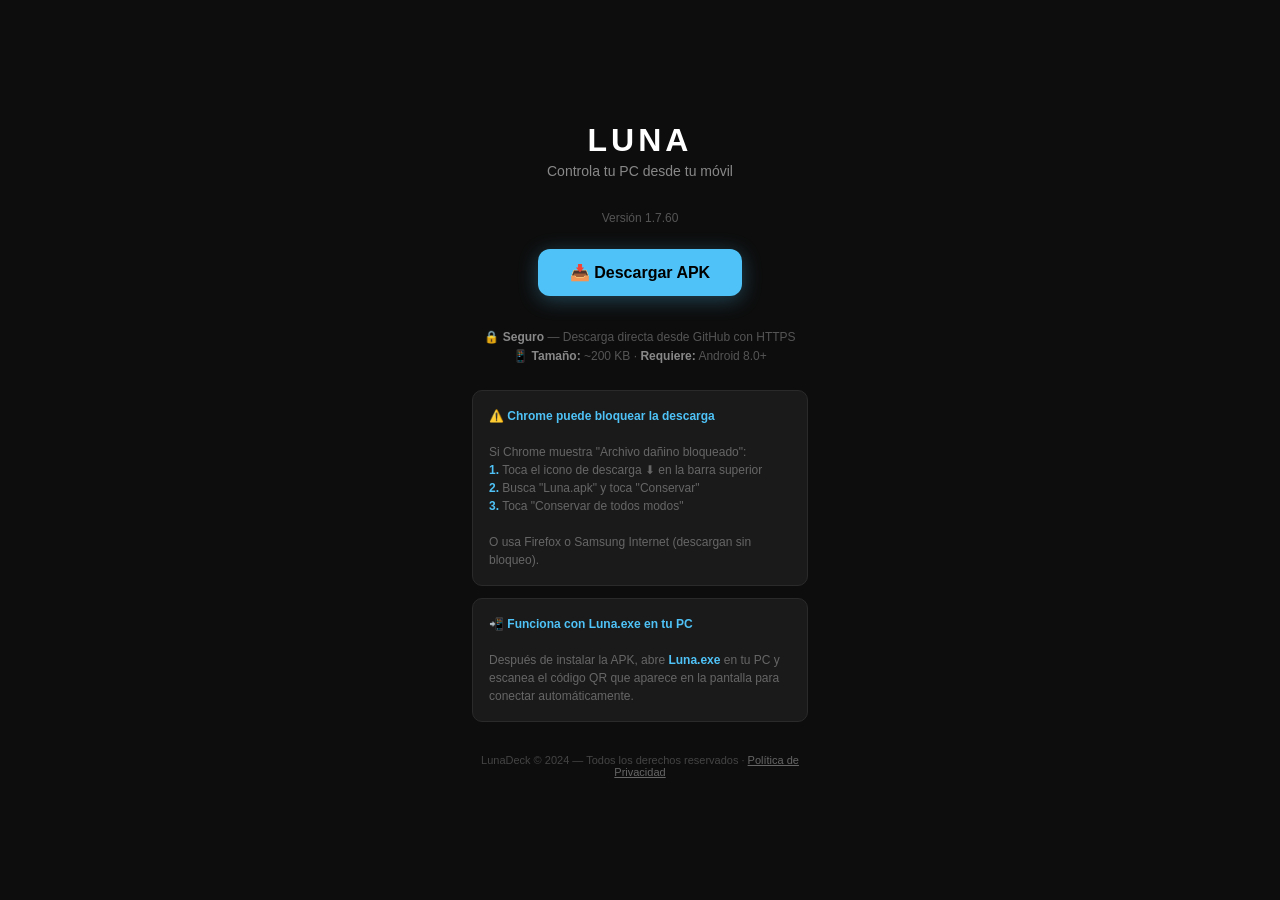
<file: index.html>
<!DOCTYPE html>
<html lang="es">
<head>
  <meta charset="UTF-8">
  <meta name="viewport" content="width=device-width, initial-scale=1.0">
  <title>Luna APK</title>
  <style>
    *, *::before, *::after { margin:0; padding:0; box-sizing:border-box; }
    html, body {
      height:100%;
      background:#0D0D0D;
      color:#E0E0E0;
      font-family:-apple-system, BlinkMacSystemFont,'Segoe UI',Roboto,sans-serif;
      display:flex; align-items:center; justify-content:center;
    }
    .card {
      text-align:center;
      padding:48px 32px;
      max-width:400px;
      width:100%;
    }
    .logo {
      width:72px; height:72px;
      margin-bottom:16px;
    }
    h1 {
      font-size:32px;
      letter-spacing:4px;
      color:#FFF;
      margin-bottom:4px;
    }
    .sub {
      font-size:14px;
      color:#888;
      margin-bottom:32px;
    }
    .version {
      font-size:12px;
      color:#555;
      margin-bottom:24px;
    }
    .btn {
      display:inline-flex;
      align-items:center;
      gap:10px;
      background:#4FC3F7;
      color:#000;
      font-size:16px;
      font-weight:700;
      padding:14px 32px;
      border:none;
      border-radius:12px;
      cursor:pointer;
      text-decoration:none;
      transition:transform 0.15s;
      box-shadow:0 4px 20px rgba(79,195,247,0.3);
    }
    .btn:active { transform:scale(0.97); }
    .btn:hover { background:#45B0E0; }
    .info {
      margin-top:32px;
      font-size:12px;
      color:#555;
      line-height:1.6;
    }
    .info strong { color:#888; }
    .note {
      margin-top:24px;
      padding:16px;
      background:#1A1A1A;
      border:1px solid #2A2A2A;
      border-radius:10px;
      font-size:12px;
      color:#666;
      line-height:1.5;
      text-align:left;
    }
    .note strong { color:#4FC3F7; }
    .footer {
      margin-top:32px;
      font-size:11px;
      color:#444;
    }
  </style>
</head>
<body>
  <div class="card">
    <h1>LUNA</h1>
    <p class="sub">Controla tu PC desde tu m&oacute;vil</p>
    <p class="version">Versi&oacute;n <span id="apk-version">1.7.60</span></p>

    <a class="btn" id="download-link" href="Luna.apk" target="_blank">
      &#x1F4E5; Descargar APK
    </a>

    <div class="info">
      <strong>&#x1F512; Seguro</strong> &mdash; Descarga directa desde GitHub con HTTPS<br>
      <strong>&#x1F4F1; Tama&ntilde;o:</strong> ~200 KB &middot; <strong>Requiere:</strong> Android 8.0+
    </div>

    <div class="note">
      <strong>&#x26A0;&#xFE0F; Chrome puede bloquear la descarga</strong><br><br>
      Si Chrome muestra &quot;Archivo da&ntilde;ino bloqueado&quot;:<br>
      <strong>1.</strong> Toca el icono de descarga &#x2B07; en la barra superior<br>
      <strong>2.</strong> Busca "Luna.apk" y toca "Conservar"<br>
      <strong>3.</strong> Toca "Conservar de todos modos"<br><br>
      O usa Firefox o Samsung Internet (descargan sin bloqueo).
    </div>

    <div class="note" style="margin-top:12px;">
      <strong>&#x1F4F2; Funciona con Luna.exe en tu PC</strong><br><br>
      Despu&eacute;s de instalar la APK, abre <strong>Luna.exe</strong> en tu PC y escanea el c&oacute;digo QR que aparece en la pantalla para conectar autom&aacute;ticamente.
    </div>

    <p class="footer">LunaDeck &copy; 2024 &mdash; Todos los derechos reservados &middot; <a href="privacidad.html" style="color:#666;text-decoration:underline;">Política de Privacidad</a></p>
  </div>
</body>
</html>
</file>
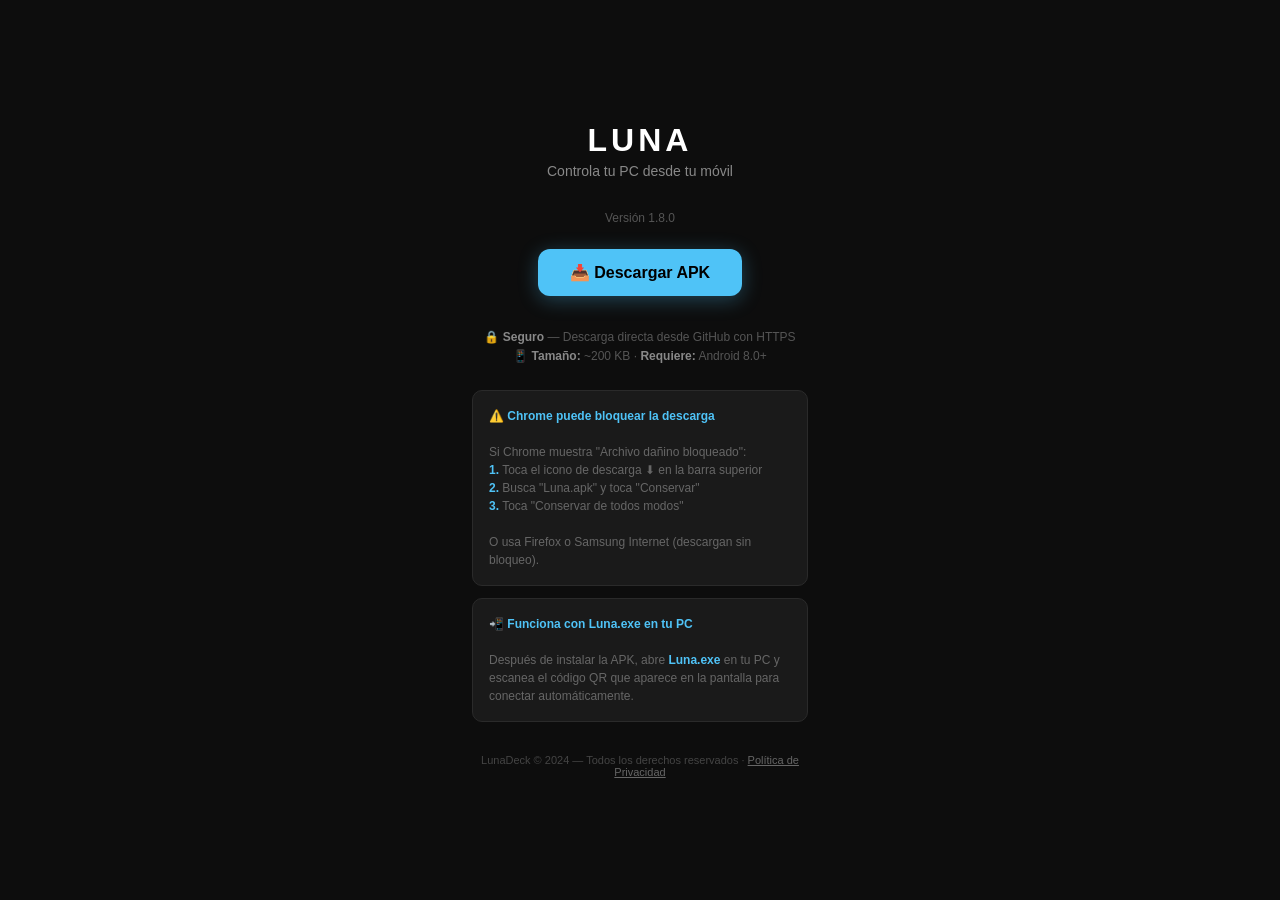
<file: docs/index.html>
﻿<!DOCTYPE html>
<html lang="es">
<head>
  <meta charset="UTF-8">
  <meta name="viewport" content="width=device-width, initial-scale=1.0">
  <title>Luna APK</title>
  <style>
    *, *::before, *::after { margin:0; padding:0; box-sizing:border-box; }
    html, body {
      height:100%;
      background:#0D0D0D;
      color:#E0E0E0;
      font-family:-apple-system, BlinkMacSystemFont,'Segoe UI',Roboto,sans-serif;
      display:flex; align-items:center; justify-content:center;
    }
    .card {
      text-align:center;
      padding:48px 32px;
      max-width:400px;
      width:100%;
    }
    .logo {
      width:72px; height:72px;
      margin-bottom:16px;
    }
    h1 {
      font-size:32px;
      letter-spacing:4px;
      color:#FFF;
      margin-bottom:4px;
    }
    .sub {
      font-size:14px;
      color:#888;
      margin-bottom:32px;
    }
    .version {
      font-size:12px;
      color:#555;
      margin-bottom:24px;
    }
    .btn {
      display:inline-flex;
      align-items:center;
      gap:10px;
      background:#4FC3F7;
      color:#000;
      font-size:16px;
      font-weight:700;
      padding:14px 32px;
      border:none;
      border-radius:12px;
      cursor:pointer;
      text-decoration:none;
      transition:transform 0.15s;
      box-shadow:0 4px 20px rgba(79,195,247,0.3);
    }
    .btn:active { transform:scale(0.97); }
    .btn:hover { background:#45B0E0; }
    .info {
      margin-top:32px;
      font-size:12px;
      color:#555;
      line-height:1.6;
    }
    .info strong { color:#888; }
    .note {
      margin-top:24px;
      padding:16px;
      background:#1A1A1A;
      border:1px solid #2A2A2A;
      border-radius:10px;
      font-size:12px;
      color:#666;
      line-height:1.5;
      text-align:left;
    }
    .note strong { color:#4FC3F7; }
    .footer {
      margin-top:32px;
      font-size:11px;
      color:#444;
    }
  </style>
</head>
<body>
  <div class="card">
    <h1>LUNA</h1>
    <p class="sub">Controla tu PC desde tu m&oacute;vil</p>
    <p class="version">Versi&oacute;n <span id="apk-version">1.8.0</span></p>

    <a class="btn" id="download-link" href="Luna.apk" target="_blank">
      &#x1F4E5; Descargar APK
    </a>

    <div class="info">
      <strong>&#x1F512; Seguro</strong> &mdash; Descarga directa desde GitHub con HTTPS<br>
      <strong>&#x1F4F1; Tama&ntilde;o:</strong> ~200 KB &middot; <strong>Requiere:</strong> Android 8.0+
    </div>

    <div class="note">
      <strong>&#x26A0;&#xFE0F; Chrome puede bloquear la descarga</strong><br><br>
      Si Chrome muestra &quot;Archivo da&ntilde;ino bloqueado&quot;:<br>
      <strong>1.</strong> Toca el icono de descarga &#x2B07; en la barra superior<br>
      <strong>2.</strong> Busca "Luna.apk" y toca "Conservar"<br>
      <strong>3.</strong> Toca "Conservar de todos modos"<br><br>
      O usa Firefox o Samsung Internet (descargan sin bloqueo).
    </div>

    <div class="note" style="margin-top:12px;">
      <strong>&#x1F4F2; Funciona con Luna.exe en tu PC</strong><br><br>
      Despu&eacute;s de instalar la APK, abre <strong>Luna.exe</strong> en tu PC y escanea el c&oacute;digo QR que aparece en la pantalla para conectar autom&aacute;ticamente.
    </div>

    <p class="footer">LunaDeck &copy; 2024 &mdash; Todos los derechos reservados &middot; <a href="privacidad.html" style="color:#666;text-decoration:underline;">Política de Privacidad</a></p>
  </div>
</body>
</html>
</file>
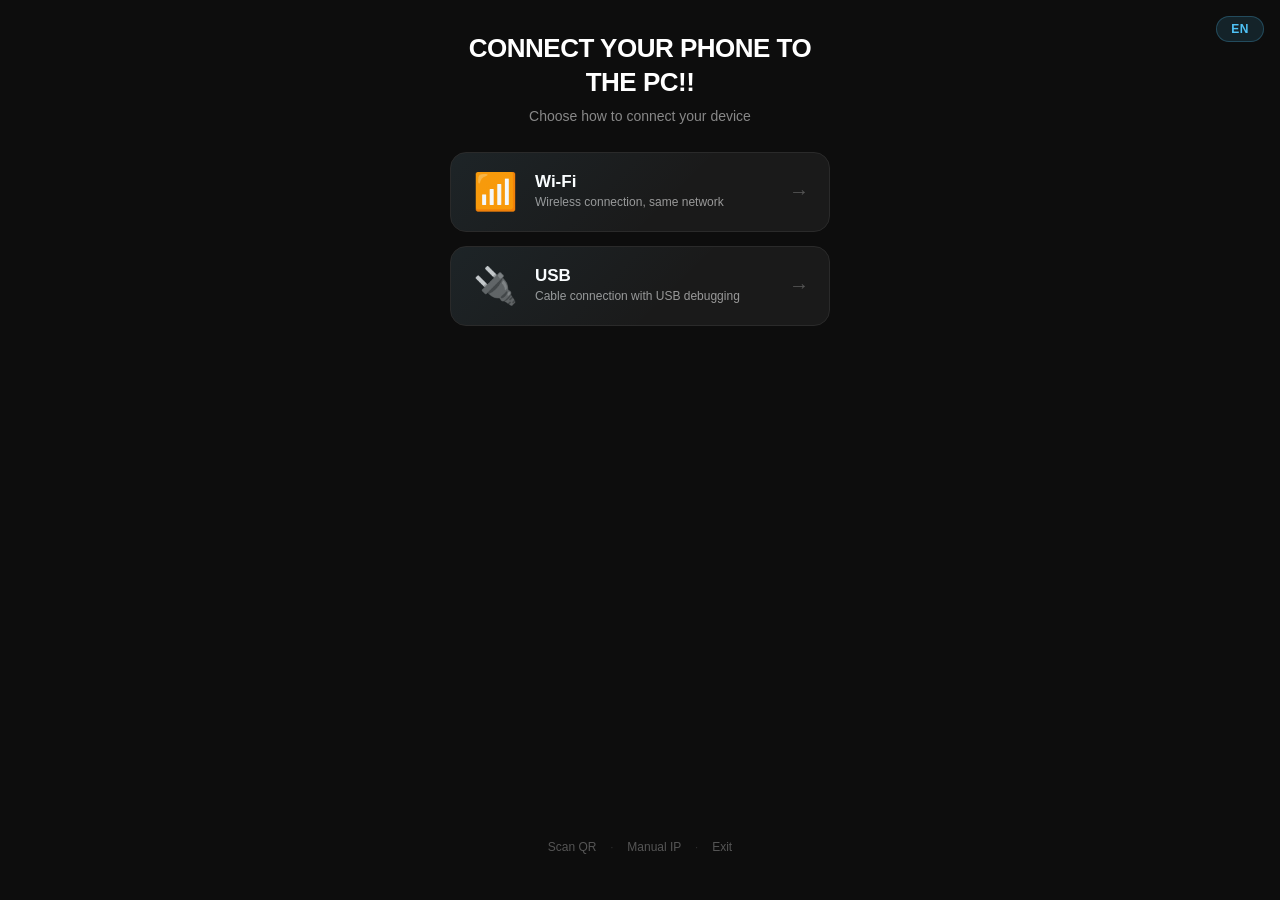
<file: android/app/src/main/assets/onboarding/index.html>
<!DOCTYPE html>
<html lang="en">
<head>
  <meta charset="UTF-8">
  <meta name="viewport" content="width=device-width, initial-scale=1.0, maximum-scale=1.0, user-scalable=no">
  <meta name="theme-color" content="#0D0D0D">
  <title>LunaDeck</title>
  <link rel="stylesheet" href="style.css">
</head>
<body>
  <div id="app">
    <!-- ====== MAIN SCREEN ====== -->
    <div class="slide active" id="slide-main">
      <button class="lang-pill" id="btn-lang">ES</button>
      <div class="main-content">
        <h1 id="onb-title-main">VINCULA TU MOVIL A LA PC!!</h1>
        <p id="onb-subtitle">Elige c&oacute;mo conectar tu dispositivo</p>
        <div class="method-cards">
          <div class="method-card" id="card-wifi" tabindex="0" role="button">
            <div class="card-icon">&#x1F4F6;</div>
            <div class="card-body">
              <strong id="onb-card-wifi-title">Wi-Fi</strong>
              <span id="onb-card-wifi-desc">Conexi&oacute;n inal&aacute;mbrica, misma red</span>
            </div>
            <div class="card-arrow">&rarr;</div>
          </div>
          <div class="method-card" id="card-usb" tabindex="0" role="button">
            <div class="card-icon">&#x1F50C;</div>
            <div class="card-body">
              <strong id="onb-card-usb-title">USB</strong>
              <span id="onb-card-usb-desc">Conexi&oacute;n por cable con depuraci&oacute;n</span>
            </div>
            <div class="card-arrow">&rarr;</div>
          </div>
        </div>
        <div id="slide-error" class="error-banner" style="display:none">
          <span class="error-icon">&#x26A0;</span>
          <span id="onb-error-text">Error de conexi&oacute;n</span>
        </div>
        <button class="retry-btn" id="btn-retry" style="display:none">
          <span id="onb-retry">Reintentar conexi&oacute;n</span>
        </button>
      </div>
      <div class="main-footer">
        <button class="footer-link" id="link-scan"><span id="onb-scan">Escanear QR</span></button>
        <span class="footer-dot">&middot;</span>
        <button class="footer-link" id="link-manual"><span id="onb-manual">IP Manual</span></button>
        <span class="footer-dot">&middot;</span>
        <button class="footer-link" id="link-exit"><span id="onb-exit">Salir</span></button>
      </div>
    </div>

    <!-- ====== WIFI INSTRUCTIONS ====== -->
    <div class="slide" id="slide-wifi">
      <div class="instr-header">
        <button class="back-btn" id="back-wifi">&larr; <span id="onb-back">Volver</span></button>
      </div>
      <div class="instr-scroll">
        <h2 id="onb-wifi-title">Conexi&oacute;n Wi-Fi</h2>
        <p class="instr-sub" id="onb-wifi-sub">Sigue estos pasos para vincular tu m&oacute;vil por Wi-Fi:</p>
        <div class="steps">
          <div class="step"><span class="step-num">1</span><span class="step-text" id="onb-wifi-step1">Aseg&uacute;rate de que el PC y el m&oacute;vil est&eacute;n en la <strong>misma red Wi-Fi</strong></span></div>
          <div class="step"><span class="step-num">2</span><span class="step-text" id="onb-wifi-step2">Abre <strong>LunaDeck</strong> en tu PC (el servidor debe estar ejecut&aacute;ndose)</span></div>
          <div class="step"><span class="step-num">3</span><span class="step-text" id="onb-wifi-step3">En el panel del PC busca el <strong>c&oacute;digo de emparejamiento</strong> de 6 d&iacute;gitos</span></div>
          <div class="step"><span class="step-num">4</span><span class="step-text" id="onb-wifi-step4">Pulsa <strong>"Buscar Wi-Fi"</strong> y selecciona tu PC de la lista</span></div>
          <div class="step"><span class="step-num">5</span><span class="step-text" id="onb-wifi-step5">Introduce el <strong>c&oacute;digo de 6 d&iacute;gitos</strong> cuando se te solicite</span></div>
        </div>
        <button class="action-btn" id="btn-wifi-search"><span id="onb-wifi-btn">Buscar Wi-Fi</span></button>
        <button class="panic-btn" id="panic-wifi"><span id="onb-panic">&#x2757; &iquest;No funciona?</span></button>
      </div>
    </div>

    <!-- ====== USB INSTRUCTIONS ====== -->
    <div class="slide" id="slide-usb">
      <div class="instr-header">
        <button class="back-btn" id="back-usb">&larr; <span id="onb-back-2">Volver</span></button>
      </div>
      <div class="instr-scroll">
        <h2 id="onb-usb-title">Conexi&oacute;n USB</h2>
        <p class="instr-sub" id="onb-usb-sub">Sigue estos pasos para vincular tu m&oacute;vil por USB:</p>
        <div class="steps">
          <div class="step"><span class="step-num">1</span><span class="step-text" id="onb-usb-step1">Activa <strong>Opciones de desarrollador</strong>: Ajustes &gt; Acerca del tel&eacute;fono &gt; N&uacute;mero de compilaci&oacute;n (pulsa 7 veces)</span></div>
          <div class="step"><span class="step-num">2</span><span class="step-text" id="onb-usb-step2">Ve a <strong>Ajustes &gt; Sistema &gt; Opciones de desarrollador</strong></span></div>
          <div class="step"><span class="step-num">3</span><span class="step-text" id="onb-usb-step3">Activa <strong>"Depuraci&oacute;n USB"</strong></span></div>
          <div class="step"><span class="step-num">4</span><span class="step-text" id="onb-usb-step4">Conecta el m&oacute;vil al PC <strong>mediante un cable USB</strong></span></div>
          <div class="step"><span class="step-num">5</span><span class="step-text" id="onb-usb-step5">En el m&oacute;vil, <strong>acepta el permiso</strong> "Permitir depuraci&oacute;n USB"</span></div>
          <div class="step"><span class="step-num">6</span><span class="step-text" id="onb-usb-step6">Pulsa <strong>"Conectar USB"</strong> para vincular</span></div>
        </div>
        <button class="action-btn" id="btn-usb-connect"><span id="onb-usb-btn">Conectar USB</span></button>
        <button class="panic-btn" id="panic-usb"><span id="onb-panic-2">&#x2757; &iquest;No funciona?</span></button>
      </div>
    </div>

    <!-- ====== PANIC / HELP OVERLAY ====== -->
    <div class="overlay" id="overlay-panic" style="display:none">
      <div class="overlay-backdrop" id="overlay-backdrop"></div>
      <div class="overlay-card">
        <button class="overlay-close" id="overlay-close">&times;</button>
        <div class="overlay-icon">&#x26A0;</div>
        <h3 id="onb-panic-title">Soluci&oacute;n de problemas</h3>
        <ul class="panic-list" id="panic-list">
          <li><span class="panic-bullet">&bull;</span><span id="onb-panic-item">Causa posible</span></li>
        </ul>
        <button class="action-btn secondary" id="overlay-gotit"><span id="onb-panic-ok">Entendido</span></button>
      </div>
    </div>
  </div>

  <script src="app.js"></script>
</body>
</html>
</file>
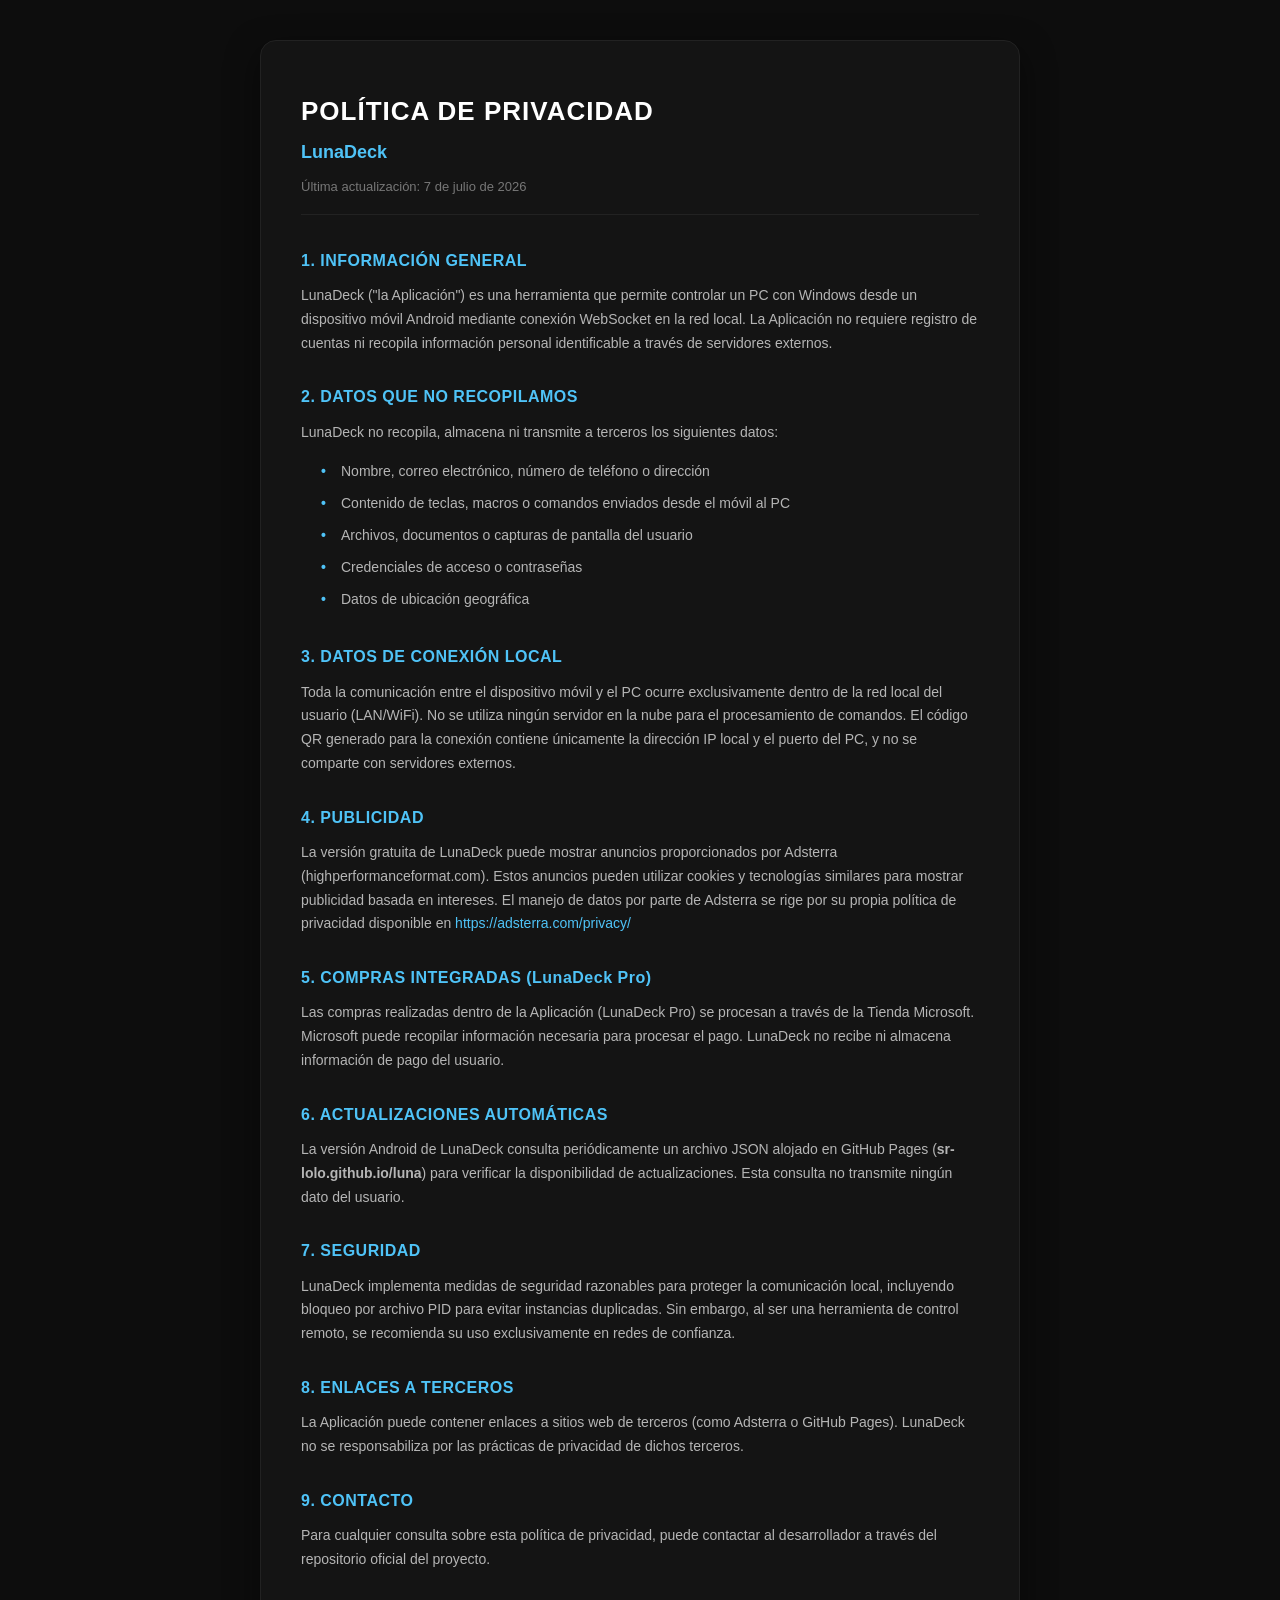
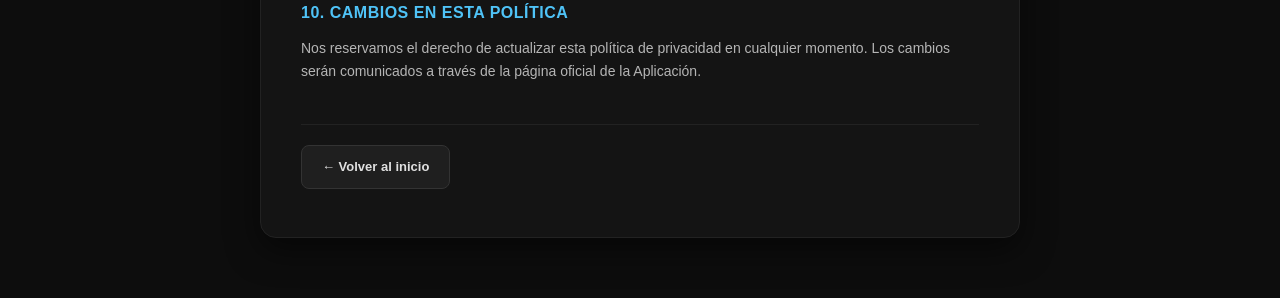
<file: privacidad.html>
<!DOCTYPE html>
<html lang="es">
<head>
  <meta charset="UTF-8">
  <meta name="viewport" content="width=device-width, initial-scale=1.0">
  <title>POLÍTICA DE PRIVACIDAD — LunaDeck</title>
  <style>
    *, *::before, *::after { margin:0; padding:0; box-sizing:border-box; }
    html, body {
      background:#0D0D0D;
      color:#E0E0E0;
      font-family:-apple-system, BlinkMacSystemFont, 'Segoe UI', Roboto, Helvetica, Arial, sans-serif;
      line-height:1.7;
    }
    body { padding:40px 20px 60px; }
    .container {
      max-width:760px;
      margin:0 auto;
      background:#141414;
      border:1px solid #222;
      border-radius:16px;
      padding:48px 40px;
      box-shadow:0 12px 32px rgba(0,0,0,0.5);
    }
    h1 {
      font-size:26px;
      font-weight:700;
      color:#FFF;
      letter-spacing:1px;
      margin-bottom:4px;
    }
    .subtitle {
      font-size:18px;
      font-weight:600;
      color:#4FC3F7;
      margin-bottom:8px;
    }
    .date {
      font-size:13px;
      color:#777;
      margin-bottom:32px;
      border-bottom:1px solid #222;
      padding-bottom:16px;
    }
    h2 {
      font-size:16px;
      font-weight:700;
      color:#4FC3F7;
      margin:28px 0 10px;
      letter-spacing:0.5px;
    }
    p {
      font-size:14px;
      color:#B5B5B5;
      margin-bottom:12px;
    }
    ul {
      margin:8px 0 16px 20px;
      list-style:none;
    }
    ul li {
      font-size:14px;
      color:#B5B5B5;
      padding:4px 0 4px 20px;
      position:relative;
    }
    ul li::before {
      content:"•";
      color:#4FC3F7;
      font-weight:bold;
      position:absolute;
      left:0;
    }
    a {
      color:#4FC3F7;
      text-decoration:none;
    }
    a:hover { text-decoration:underline; }
    .footer-nav {
      margin-top:40px;
      padding-top:20px;
      border-top:1px solid #222;
      display:flex;
      justify-content:space-between;
      align-items:center;
    }
    .back-btn {
      display:inline-block;
      padding:10px 20px;
      background:#1F1F1F;
      border:1px solid #333;
      border-radius:8px;
      color:#E0E0E0;
      font-size:13px;
      font-weight:600;
      text-decoration:none;
      transition:all 0.2s ease;
    }
    .back-btn:hover {
      background:#4FC3F7;
      color:#000;
      border-color:#4FC3F7;
      text-decoration:none;
    }
    @media (max-width:600px) {
      .container { padding:28px 20px; }
      h1 { font-size:22px; }
      .subtitle { font-size:16px; }
    }
  </style>
</head>
<body>
  <div class="container">
    <h1>POLÍTICA DE PRIVACIDAD</h1>
    <div class="subtitle">LunaDeck</div>
    <div class="date">Última actualización: 7 de julio de 2026</div>

    <h2>1. INFORMACIÓN GENERAL</h2>
    <p>LunaDeck ("la Aplicación") es una herramienta que permite controlar un PC con Windows desde un dispositivo móvil Android mediante conexión WebSocket en la red local. La Aplicación no requiere registro de cuentas ni recopila información personal identificable a través de servidores externos.</p>

    <h2>2. DATOS QUE NO RECOPILAMOS</h2>
    <p>LunaDeck no recopila, almacena ni transmite a terceros los siguientes datos:</p>
    <ul>
      <li>Nombre, correo electrónico, número de teléfono o dirección</li>
      <li>Contenido de teclas, macros o comandos enviados desde el móvil al PC</li>
      <li>Archivos, documentos o capturas de pantalla del usuario</li>
      <li>Credenciales de acceso o contraseñas</li>
      <li>Datos de ubicación geográfica</li>
    </ul>

    <h2>3. DATOS DE CONEXIÓN LOCAL</h2>
    <p>Toda la comunicación entre el dispositivo móvil y el PC ocurre exclusivamente dentro de la red local del usuario (LAN/WiFi). No se utiliza ningún servidor en la nube para el procesamiento de comandos. El código QR generado para la conexión contiene únicamente la dirección IP local y el puerto del PC, y no se comparte con servidores externos.</p>

    <h2>4. PUBLICIDAD</h2>
    <p>La versión gratuita de LunaDeck puede mostrar anuncios proporcionados por Adsterra (highperformanceformat.com). Estos anuncios pueden utilizar cookies y tecnologías similares para mostrar publicidad basada en intereses. El manejo de datos por parte de Adsterra se rige por su propia política de privacidad disponible en <a href="https://adsterra.com/privacy/" target="_blank" rel="noopener">https://adsterra.com/privacy/</a></p>

    <h2>5. COMPRAS INTEGRADAS (LunaDeck Pro)</h2>
    <p>Las compras realizadas dentro de la Aplicación (LunaDeck Pro) se procesan a través de la Tienda Microsoft. Microsoft puede recopilar información necesaria para procesar el pago. LunaDeck no recibe ni almacena información de pago del usuario.</p>

    <h2>6. ACTUALIZACIONES AUTOMÁTICAS</h2>
    <p>La versión Android de LunaDeck consulta periódicamente un archivo JSON alojado en GitHub Pages (<strong>sr-lolo.github.io/luna</strong>) para verificar la disponibilidad de actualizaciones. Esta consulta no transmite ningún dato del usuario.</p>

    <h2>7. SEGURIDAD</h2>
    <p>LunaDeck implementa medidas de seguridad razonables para proteger la comunicación local, incluyendo bloqueo por archivo PID para evitar instancias duplicadas. Sin embargo, al ser una herramienta de control remoto, se recomienda su uso exclusivamente en redes de confianza.</p>

    <h2>8. ENLACES A TERCEROS</h2>
    <p>La Aplicación puede contener enlaces a sitios web de terceros (como Adsterra o GitHub Pages). LunaDeck no se responsabiliza por las prácticas de privacidad de dichos terceros.</p>

    <h2>9. CONTACTO</h2>
    <p>Para cualquier consulta sobre esta política de privacidad, puede contactar al desarrollador a través del repositorio oficial del proyecto.</p>

    <h2>10. CAMBIOS EN ESTA POLÍTICA</h2>
    <p>Nos reservamos el derecho de actualizar esta política de privacidad en cualquier momento. Los cambios serán comunicados a través de la página oficial de la Aplicación.</p>

    <div class="footer-nav">
      <a class="back-btn" href="index.html">&larr; Volver al inicio</a>
    </div>
  </div>
</body>
</html>
</file>
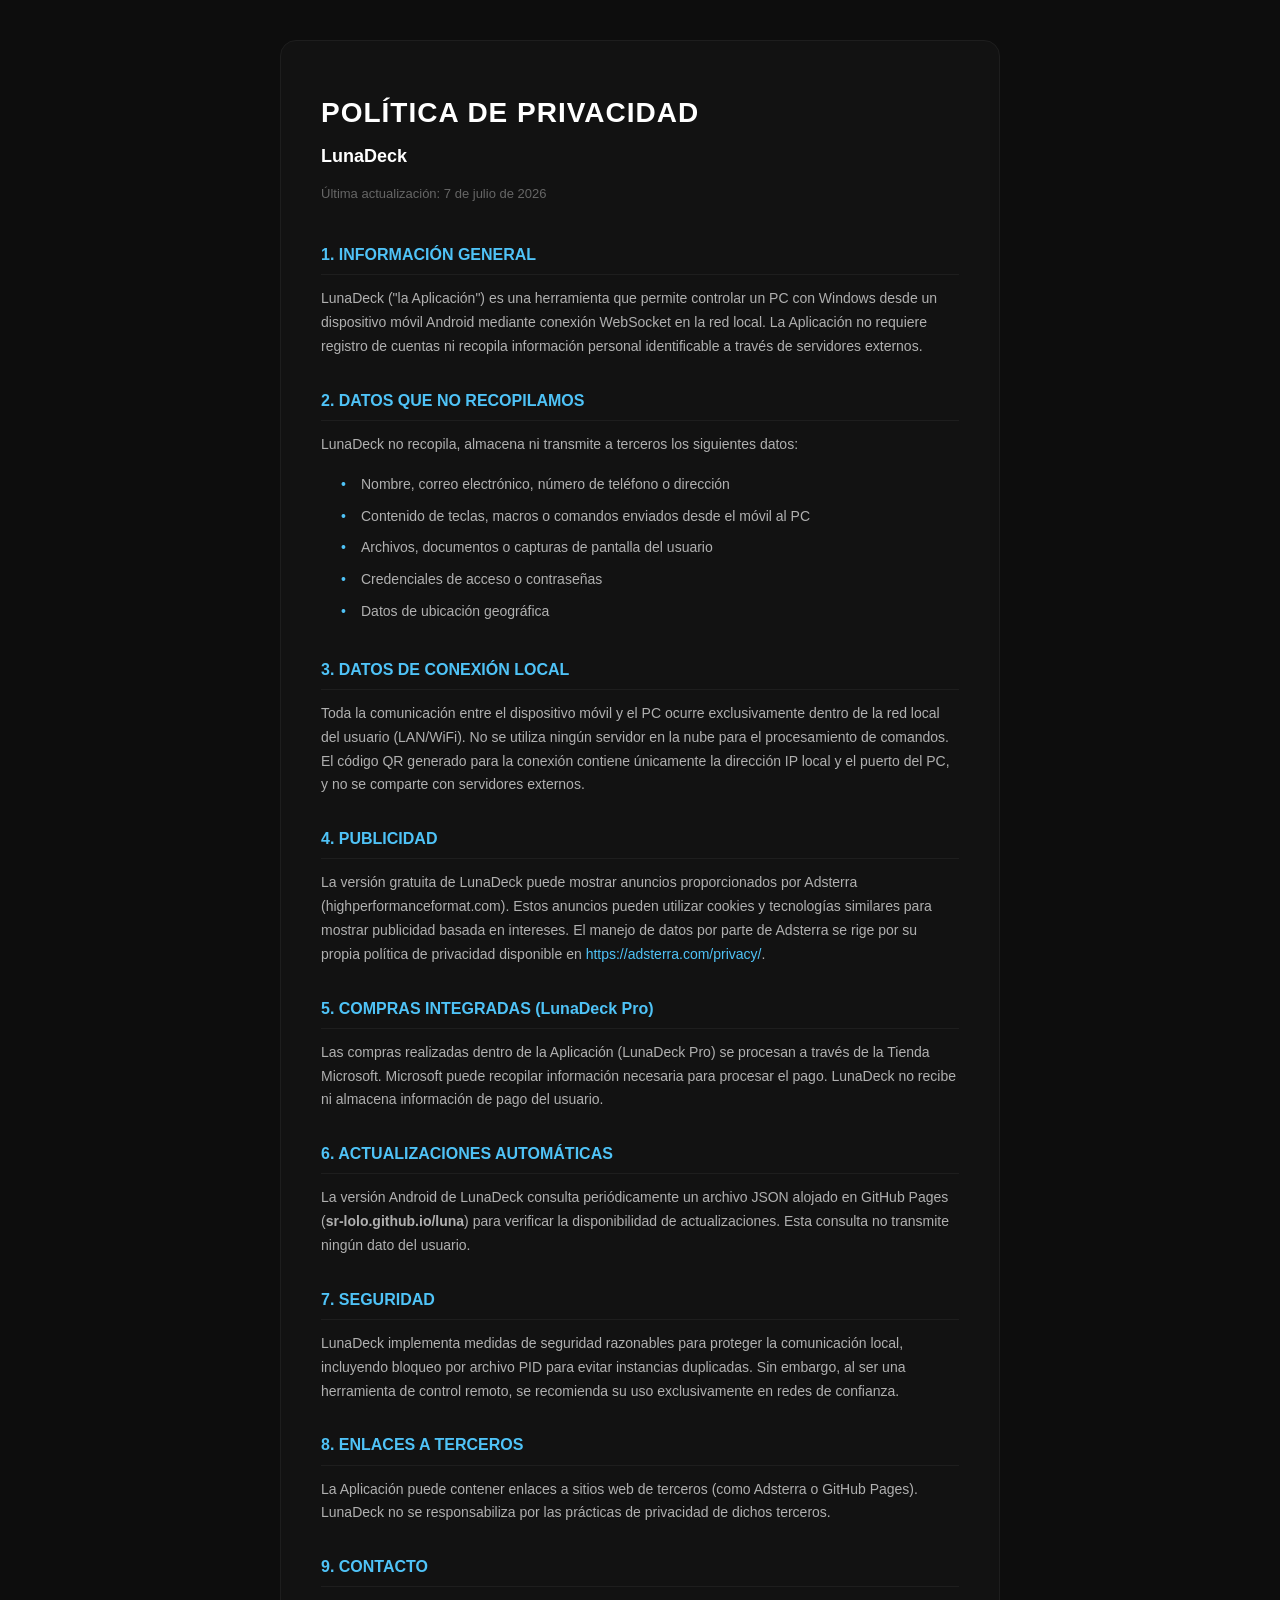
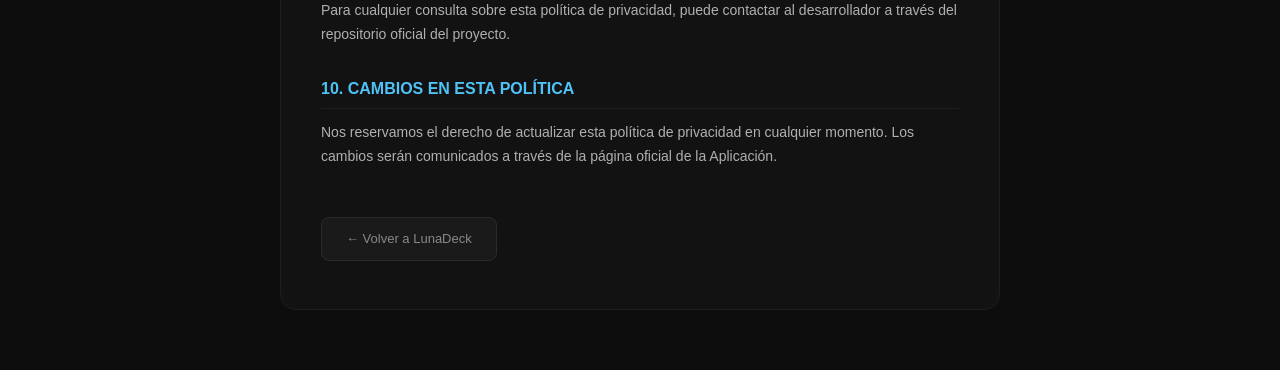
<file: docs/privacidad.html>
<!DOCTYPE html>
<html lang="es">
<head>
  <meta charset="UTF-8">
  <meta name="viewport" content="width=device-width, initial-scale=1.0">
  <title>Política de Privacidad — LunaDeck</title>
  <style>
    *, *::before, *::after { margin:0; padding:0; box-sizing:border-box; }
    html, body {
      background:#0D0D0D;
      color:#E0E0E0;
      font-family:-apple-system, BlinkMacSystemFont,'Segoe UI',Roboto,sans-serif;
      line-height:1.7;
    }
    body { padding:40px 20px 60px; }
    .container {
      max-width:720px;
      margin:0 auto;
      background:#121212;
      border:1px solid #1E1E1E;
      border-radius:16px;
      padding:48px 40px;
    }
    h1 {
      font-size:28px;
      font-weight:700;
      color:#FFF;
      letter-spacing:1px;
      margin-bottom:4px;
    }
    .last-updated {
      font-size:13px;
      color:#666;
      margin-bottom:36px;
    }
    h2 {
      font-size:16px;
      font-weight:700;
      color:#4FC3F7;
      margin:28px 0 12px;
      padding-bottom:6px;
      border-bottom:1px solid #1E1E1E;
    }
    h2:first-of-type { margin-top:0; }
    p {
      font-size:14px;
      color:#B0B0B0;
      margin-bottom:12px;
    }
    ul {
      margin:8px 0 16px 20px;
      list-style:none;
    }
    ul li {
      font-size:14px;
      color:#B0B0B0;
      padding:4px 0 4px 20px;
      position:relative;
    }
    ul li::before {
      content:"•";
      color:#4FC3F7;
      position:absolute;
      left:0;
    }
    a {
      color:#4FC3F7;
      text-decoration:none;
    }
    a:hover { text-decoration:underline; }
    .back-link {
      display:inline-block;
      margin-top:36px;
      padding:10px 24px;
      background:#1A1A1A;
      border:1px solid #2A2A2A;
      border-radius:8px;
      color:#888;
      font-size:13px;
      text-decoration:none;
      transition:all 0.15s;
    }
    .back-link:hover {
      background:#2A2A2A;
      color:#E0E0E0;
      text-decoration:none;
    }
    @media (max-width:600px) {
      .container { padding:32px 20px; }
      h1 { font-size:22px; }
    }
  </style>
</head>
<body>
  <div class="container">
    <h1>POLÍTICA DE PRIVACIDAD</h1>
    <p style="font-size:18px;font-weight:600;color:#FFF;margin-top:2px;">LunaDeck</p>
    <p class="last-updated">Última actualización: 7 de julio de 2026</p>

    <h2>1. INFORMACIÓN GENERAL</h2>
    <p>LunaDeck ("la Aplicación") es una herramienta que permite controlar un PC con Windows desde un dispositivo móvil Android mediante conexión WebSocket en la red local. La Aplicación no requiere registro de cuentas ni recopila información personal identificable a través de servidores externos.</p>

    <h2>2. DATOS QUE NO RECOPILAMOS</h2>
    <p>LunaDeck no recopila, almacena ni transmite a terceros los siguientes datos:</p>
    <ul>
      <li>Nombre, correo electrónico, número de teléfono o dirección</li>
      <li>Contenido de teclas, macros o comandos enviados desde el móvil al PC</li>
      <li>Archivos, documentos o capturas de pantalla del usuario</li>
      <li>Credenciales de acceso o contraseñas</li>
      <li>Datos de ubicación geográfica</li>
    </ul>

    <h2>3. DATOS DE CONEXIÓN LOCAL</h2>
    <p>Toda la comunicación entre el dispositivo móvil y el PC ocurre exclusivamente dentro de la red local del usuario (LAN/WiFi). No se utiliza ningún servidor en la nube para el procesamiento de comandos. El código QR generado para la conexión contiene únicamente la dirección IP local y el puerto del PC, y no se comparte con servidores externos.</p>

    <h2>4. PUBLICIDAD</h2>
    <p>La versión gratuita de LunaDeck puede mostrar anuncios proporcionados por Adsterra (highperformanceformat.com). Estos anuncios pueden utilizar cookies y tecnologías similares para mostrar publicidad basada en intereses. El manejo de datos por parte de Adsterra se rige por su propia política de privacidad disponible en <a href="https://adsterra.com/privacy/" target="_blank">https://adsterra.com/privacy/</a>.</p>

    <h2>5. COMPRAS INTEGRADAS (LunaDeck Pro)</h2>
    <p>Las compras realizadas dentro de la Aplicación (LunaDeck Pro) se procesan a través de la Tienda Microsoft. Microsoft puede recopilar información necesaria para procesar el pago. LunaDeck no recibe ni almacena información de pago del usuario.</p>

    <h2>6. ACTUALIZACIONES AUTOMÁTICAS</h2>
    <p>La versión Android de LunaDeck consulta periódicamente un archivo JSON alojado en GitHub Pages (<strong>sr-lolo.github.io/luna</strong>) para verificar la disponibilidad de actualizaciones. Esta consulta no transmite ningún dato del usuario.</p>

    <h2>7. SEGURIDAD</h2>
    <p>LunaDeck implementa medidas de seguridad razonables para proteger la comunicación local, incluyendo bloqueo por archivo PID para evitar instancias duplicadas. Sin embargo, al ser una herramienta de control remoto, se recomienda su uso exclusivamente en redes de confianza.</p>

    <h2>8. ENLACES A TERCEROS</h2>
    <p>La Aplicación puede contener enlaces a sitios web de terceros (como Adsterra o GitHub Pages). LunaDeck no se responsabiliza por las prácticas de privacidad de dichos terceros.</p>

    <h2>9. CONTACTO</h2>
    <p>Para cualquier consulta sobre esta política de privacidad, puede contactar al desarrollador a través del repositorio oficial del proyecto.</p>

    <h2>10. CAMBIOS EN ESTA POLÍTICA</h2>
    <p>Nos reservamos el derecho de actualizar esta política de privacidad en cualquier momento. Los cambios serán comunicados a través de la página oficial de la Aplicación.</p>

    <a class="back-link" href="index.html">&larr; Volver a LunaDeck</a>
  </div>
</body>
</html>
</file>
<file: android/app/src/main/assets/onboarding/style.css>
*, *::before, *::after { margin:0; padding:0; box-sizing:border-box; }

html, body {
  height: 100%;
  background: #0D0D0D;
  color: #E0E0E0;
  font-family: -apple-system, BlinkMacSystemFont, 'Segoe UI', Roboto, sans-serif;
  overflow: hidden;
  -webkit-tap-highlight-color: transparent;
  user-select: none;
  -webkit-user-select: none;
}

#app { height: 100%; display: flex; flex-direction: column; }

/* ====== SLIDES ====== */
.slide {
  display: none;
  flex-direction: column;
  height: 100%;
  width: 100%;
  position: absolute;
  top: 0; left: 0;
  animation: slide-in 0.35s ease;
}
.slide.active { display: flex; }

@keyframes slide-in {
  from { opacity: 0; transform: translateY(24px); }
}
@keyframes slide-in-right {
  from { opacity: 0; transform: translateX(30px); }
}
@keyframes fade-in {
  from { opacity: 0; }
}
@keyframes pulse-glow {
  0%, 100% { text-shadow: 0 0 20px rgba(79,195,247,0.15); }
  50% { text-shadow: 0 0 40px rgba(79,195,247,0.35); }
}
@keyframes float {
  0%, 100% { transform: translateY(0); }
  50% { transform: translateY(-6px); }
}
@keyframes card-pop {
  from { opacity: 0; transform: scale(0.92); }
}
@keyframes step-in {
  from { opacity: 0; transform: translateX(-12px); }
}
@keyframes overlay-in {
  from { opacity: 0; transform: scale(0.92); }
}

/* ====== MAIN SCREEN ====== */
#slide-main {
  align-items: center;
  justify-content: center;
  padding: 32px 24px;
  position: relative;
}

.main-content {
  display: flex;
  flex-direction: column;
  align-items: center;
  width: 100%;
  max-width: 380px;
}

h1 {
  font-size: 26px;
  font-weight: 900;
  color: #FFFFFF;
  text-align: center;
  line-height: 1.3;
  margin-bottom: 8px;
  letter-spacing: -0.5px;
  animation: pulse-glow 3s ease-in-out infinite;
}

.main-content > p {
  font-size: 14px;
  color: #888;
  margin-bottom: 28px;
  text-align: center;
}

/* ====== METHOD CARDS (main) ====== */
.method-cards {
  width: 100%;
  display: flex;
  flex-direction: column;
  gap: 14px;
  margin-bottom: 20px;
}

.method-card {
  display: flex;
  align-items: center;
  gap: 16px;
  background: #1A1A1A;
  border: 1.5px solid #2A2A2A;
  border-radius: 16px;
  padding: 18px 20px;
  cursor: pointer;
  transition: all 0.2s ease;
  animation: card-pop 0.4s ease backwards;
  position: relative;
  overflow: hidden;
}
.method-card::after {
  content: '';
  position: absolute;
  inset: 0;
  background: linear-gradient(135deg, rgba(79,195,247,0.06), transparent 60%);
  pointer-events: none;
}
.method-card:nth-child(1) { animation-delay: 0.1s; }
.method-card:nth-child(2) { animation-delay: 0.2s; }
.method-card:active {
  transform: scale(0.97);
  border-color: #4FC3F7;
  background: #1E1E1E;
}

.card-icon {
  font-size: 36px;
  flex-shrink: 0;
  width: 48px;
  text-align: center;
}

.card-body {
  flex: 1;
  min-width: 0;
}
.card-body strong {
  display: block;
  font-size: 17px;
  font-weight: 700;
  color: #FFFFFF;
  margin-bottom: 3px;
}
.card-body span {
  display: block;
  font-size: 12px;
  color: #999;
  line-height: 1.3;
}

.card-arrow {
  font-size: 20px;
  color: #555;
  flex-shrink: 0;
  transition: transform 0.2s ease, color 0.2s ease;
}
.method-card:active .card-arrow {
  transform: translateX(4px);
  color: #4FC3F7;
}

/* ====== ERROR BANNER ====== */
.error-banner {
  display: flex;
  align-items: flex-start;
  gap: 8px;
  background: rgba(244,67,54,0.1);
  border: 1px solid rgba(244,67,54,0.25);
  border-radius: 10px;
  padding: 10px 14px;
  font-size: 12px;
  line-height: 1.5;
  color: #EF5350;
  width: 100%;
  margin-bottom: 10px;
  animation: fade-in 0.3s ease;
}
.error-icon { font-size: 16px; flex-shrink: 0; margin-top: 1px; }

.retry-btn {
  background: transparent;
  border: 1px solid #4FC3F7;
  border-radius: 10px;
  color: #4FC3F7;
  font-size: 13px;
  font-weight: 600;
  padding: 10px 24px;
  cursor: pointer;
  width: 100%;
  transition: all 0.2s;
  margin-bottom: 4px;
}
.retry-btn:active {
  background: rgba(79,195,247,0.12);
}

/* ====== FOOTER ====== */
.main-footer {
  display: flex;
  align-items: center;
  justify-content: center;
  gap: 8px;
  margin-top: auto;
  padding-bottom: 8px;
}
.footer-link {
  background: none;
  border: none;
  color: #555;
  font-size: 12px;
  cursor: pointer;
  padding: 6px;
  transition: color 0.2s;
}
.footer-link:active { color: #4FC3F7; }
.footer-dot { color: #333; font-size: 10px; }

/* ====== LANGUAGE PILL ====== */
.lang-pill {
  position: absolute;
  top: 16px;
  right: 16px;
  background: rgba(79,195,247,0.12);
  border: 1px solid rgba(79,195,247,0.25);
  border-radius: 20px;
  color: #4FC3F7;
  font-size: 12px;
  font-weight: 700;
  padding: 5px 14px;
  cursor: pointer;
  transition: all 0.2s;
  z-index: 10;
  letter-spacing: 0.5px;
}
.lang-pill:active {
  background: rgba(79,195,247,0.25);
  transform: scale(0.95);
}

/* ====== INSTRUCTION SCREENS ====== */
#slide-wifi, #slide-usb {
  padding: 0;
}

.instr-header {
  display: flex;
  align-items: center;
  padding: 14px 16px;
  flex-shrink: 0;
  border-bottom: 1px solid #1A1A1A;
}

.back-btn {
  background: none;
  border: none;
  color: #888;
  font-size: 14px;
  cursor: pointer;
  padding: 6px 8px;
  transition: color 0.2s;
  display: flex;
  align-items: center;
  gap: 4px;
}
.back-btn:active { color: #4FC3F7; }

.instr-scroll {
  flex: 1;
  overflow-y: auto;
  padding: 20px 20px 32px;
  -webkit-overflow-scrolling: touch;
}

.instr-scroll h2 {
  font-size: 20px;
  font-weight: 800;
  color: #FFFFFF;
  margin-bottom: 6px;
}

.instr-sub {
  font-size: 13px;
  color: #888;
  margin-bottom: 22px;
  line-height: 1.4;
}

/* ====== STEPS ====== */
.steps {
  display: flex;
  flex-direction: column;
  gap: 0;
  margin-bottom: 28px;
}

.step {
  display: flex;
  align-items: flex-start;
  gap: 14px;
  padding: 11px 0;
  border-bottom: 1px solid #181818;
  animation: step-in 0.35s ease backwards;
}
.step:last-child { border-bottom: none; }
.step:nth-child(1) { animation-delay: 0.05s; }
.step:nth-child(2) { animation-delay: 0.1s; }
.step:nth-child(3) { animation-delay: 0.15s; }
.step:nth-child(4) { animation-delay: 0.2s; }
.step:nth-child(5) { animation-delay: 0.25s; }
.step:nth-child(6) { animation-delay: 0.3s; }

.step-num {
  flex-shrink: 0;
  width: 28px;
  height: 28px;
  border-radius: 50%;
  background: linear-gradient(135deg, #4FC3F7, #2196F3);
  color: #000;
  font-size: 13px;
  font-weight: 800;
  display: flex;
  align-items: center;
  justify-content: center;
  margin-top: 1px;
}

.step-text {
  font-size: 13px;
  line-height: 1.55;
  color: #CCC;
  padding-top: 3px;
}
.step-text strong { color: #FFFFFF; font-weight: 600; }

/* ====== ACTION BUTTON ====== */
.action-btn {
  width: 100%;
  background: linear-gradient(135deg, #4FC3F7, #2196F3);
  border: none;
  border-radius: 14px;
  color: #000;
  font-size: 16px;
  font-weight: 800;
  padding: 16px;
  cursor: pointer;
  transition: all 0.2s;
  margin-bottom: 10px;
  letter-spacing: 0.3px;
}
.action-btn:active {
  transform: scale(0.97);
  filter: brightness(1.15);
}
.action-btn.secondary {
  background: #1A1A1A;
  border: 1px solid #333;
  color: #AAA;
  font-size: 14px;
  font-weight: 600;
  margin-bottom: 0;
}
.action-btn.secondary:active {
  background: #222;
}

/* ====== PANIC BUTTON ====== */
.panic-btn {
  width: 100%;
  background: transparent;
  border: 1px dashed #555;
  border-radius: 12px;
  color: #FF9800;
  font-size: 13px;
  font-weight: 600;
  padding: 13px;
  cursor: pointer;
  transition: all 0.2s;
}
.panic-btn:active {
  background: rgba(255,152,0,0.08);
  border-color: #FF9800;
}

/* ====== OVERLAY (TROUBLESHOOTING) ====== */
.overlay {
  position: fixed;
  inset: 0;
  z-index: 100;
  display: flex;
  align-items: center;
  justify-content: center;
  padding: 24px;
  animation: fade-in 0.25s ease;
}

.overlay-backdrop {
  position: absolute;
  inset: 0;
  background: rgba(0,0,0,0.7);
  backdrop-filter: blur(4px);
  -webkit-backdrop-filter: blur(4px);
}

.overlay-card {
  position: relative;
  background: #1A1A1A;
  border: 1px solid #2A2A2A;
  border-radius: 20px;
  padding: 28px 24px 24px;
  width: 100%;
  max-width: 360px;
  max-height: 85vh;
  overflow-y: auto;
  animation: overlay-in 0.3s ease;
}

.overlay-close {
  position: absolute;
  top: 12px;
  right: 16px;
  background: none;
  border: none;
  color: #555;
  font-size: 24px;
  cursor: pointer;
  padding: 4px 8px;
  line-height: 1;
  transition: color 0.2s;
}
.overlay-close:active { color: #FFF; }

.overlay-icon {
  text-align: center;
  font-size: 36px;
  margin-bottom: 8px;
}

.overlay-card h3 {
  text-align: center;
  font-size: 18px;
  font-weight: 700;
  color: #FFFFFF;
  margin-bottom: 18px;
}

.panic-list {
  list-style: none;
  display: flex;
  flex-direction: column;
  gap: 10px;
  margin-bottom: 20px;
}

.panic-list li {
  display: flex;
  align-items: flex-start;
  gap: 8px;
  font-size: 13px;
  line-height: 1.5;
  color: #BBB;
  padding: 8px 10px;
  background: rgba(255,255,255,0.03);
  border-radius: 8px;
}

.panic-bullet {
  color: #FF9800;
  font-size: 16px;
  flex-shrink: 0;
  margin-top: 1px;
}

/* ====== SCROLLBAR ====== */
.instr-scroll::-webkit-scrollbar, .overlay-card::-webkit-scrollbar {
  width: 3px;
}
.instr-scroll::-webkit-scrollbar-track, .overlay-card::-webkit-scrollbar-track {
  background: transparent;
}
.instr-scroll::-webkit-scrollbar-thumb, .overlay-card::-webkit-scrollbar-thumb {
  background: #333;
  border-radius: 3px;
}
</file>
